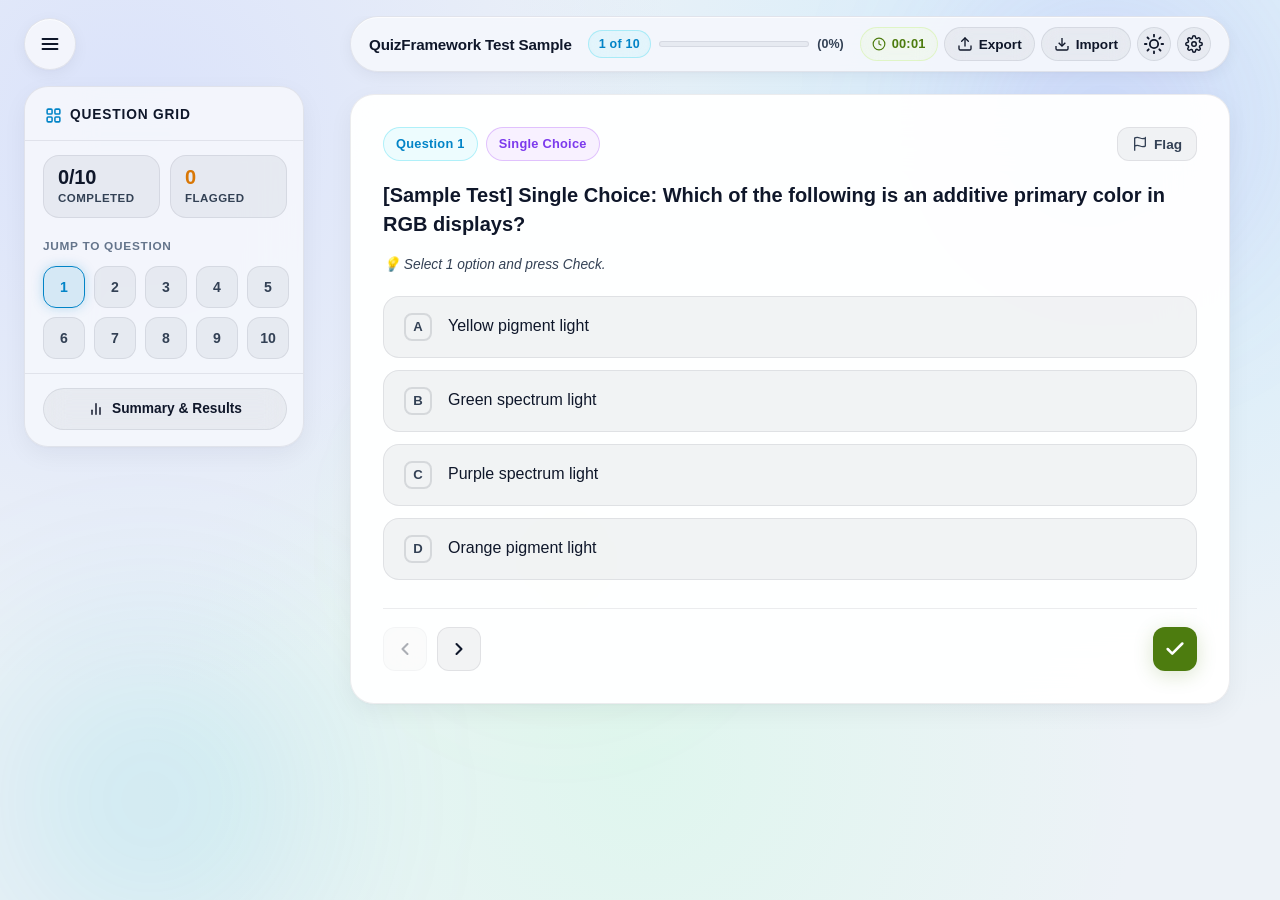
<file: index.html>
<!DOCTYPE html>
<html lang="en">
<head>
  <meta charset="UTF-8">
  <meta name="viewport" content="width=device-width, initial-scale=1.0">
  <title>QuizFramework - Interactive AI-Ready Quiz Webpage</title>
  
  <!-- MANDATORY: Declare support for both light and dark themes (modern-web-guidance) -->
  <meta name="color-scheme" content="light dark">
  
  <!-- Inline FOUC prevention script -->
  <script>
    try {
      const savedScheme = localStorage.getItem("color-scheme");
      if (savedScheme) {
        document.querySelector('meta[name="color-scheme"]').content = savedScheme;
        document.documentElement.setAttribute("data-theme", savedScheme);
      }
    } catch (e) {}
  </script>

  <!-- Google Fonts: Inter & Outfit -->
  <link rel="preconnect" href="https://fonts.googleapis.com">
  <link rel="preconnect" href="https://fonts.gstatic.com" crossorigin>
  <link href="https://fonts.googleapis.com/css2?family=Outfit:wght@400;500;600;700;800;900&family=Plus+Jakarta+Sans:wght@400;500;600;700;800&display=swap" rel="stylesheet">

  <!-- KaTeX Math Typesetting -->
  <link rel="stylesheet" href="lib/katex/katex.min.css">

  <!-- Core Stylesheets -->
  <link rel="stylesheet" href="css/style.css">
</head>
<body>

  <!-- Ambient glowing backdrop orbs -->
  <div class="ambient-glow" aria-hidden="true">
    <div class="glow-orb glow-orb-1"></div>
    <div class="glow-orb glow-orb-2"></div>
    <div class="glow-orb glow-orb-3"></div>
  </div>

  <div class="app-layout">
    
    <!-- Left Column: Standalone Collapse Button + Sidebar Directly Below -->
    <div class="sidebar-column" id="sidebarColumn">
      <div class="sidebar-top-bar">
        <button type="button" class="btn-glass standalone-collapse-btn" id="sidebarToggleBtn" aria-label="Toggle Navigation Sidebar" title="Toggle Sidebar">
          <svg width="20" height="20" viewBox="0 0 24 24" fill="none" stroke="currentColor" stroke-width="2.2" stroke-linecap="round" stroke-linejoin="round">
            <line x1="3" y1="12" x2="21" y2="12"></line>
            <line x1="3" y1="6" x2="21" y2="6"></line>
            <line x1="3" y1="18" x2="21" y2="18"></line>
          </svg>
        </button>
      </div>

      <!-- Expandable / Collapsible Sidebar Below Button -->
      <aside class="sidebar" id="appSidebar" aria-label="Question Navigation Sidebar">
        <div class="sidebar-header">
          <div style="display: flex; align-items: center; gap: 8px;">
            <svg width="17" height="17" viewBox="0 0 24 24" fill="none" stroke="currentColor" stroke-width="2.2" stroke-linecap="round" stroke-linejoin="round" style="color: var(--neon-cyan);">
              <rect x="3" y="3" width="7" height="7" rx="1.5"></rect>
              <rect x="14" y="3" width="7" height="7" rx="1.5"></rect>
              <rect x="14" y="14" width="7" height="7" rx="1.5"></rect>
              <rect x="3" y="14" width="7" height="7" rx="1.5"></rect>
            </svg>
            <span class="sidebar-title">Question Grid</span>
          </div>
        </div>

        <!-- Real-time Stats Cards (Completed & Flagged) -->
        <div class="sidebar-metrics-panel">
          <div class="metric-pill">
            <span class="metric-val" id="sidebarDoneVal">0/10</span>
            <span class="metric-name">Completed</span>
          </div>
          <div class="metric-pill">
            <span class="metric-val" id="sidebarFlagVal" style="color: var(--neon-amber);">0</span>
            <span class="metric-name">Flagged</span>
          </div>
        </div>

        <!-- Numbered Question Selector Grid -->
        <div class="sidebar-questions-section">
          <div class="question-grid-title">
            <span>Jump to Question</span>
          </div>
          <div class="question-grid" id="sidebarQuestionGrid">
            <!-- Dynamically populated by quiz-engine.js -->
          </div>
        </div>

        <!-- Sidebar Bottom Finish Button -->
        <div class="sidebar-footer">
          <button type="button" class="btn-glass sidebar-summary-btn" onclick="window.quizApp.showSummary()">
            <svg width="16" height="16" viewBox="0 0 24 24" fill="none" stroke="currentColor" stroke-width="2.2" stroke-linecap="round" stroke-linejoin="round">
              <line x1="18" y1="20" x2="18" y2="10"></line>
              <line x1="12" y1="20" x2="12" y2="4"></line>
              <line x1="6" y1="20" x2="6" y2="14"></line>
            </svg>
            <span>Summary & Results</span>
          </button>
        </div>
      </aside>
    </div>

    <!-- Right Column: Main Stage with Floating Topbar Capsule + Content Area -->
    <div class="main-stage">
      <header class="topbar">
        <div class="brand-section">
          <div class="brand-title">
            <h1 id="quizTitle">QuizFramework</h1>
          </div>
        </div>

        <!-- Center Progress Track -->
        <div class="topbar-progress-box">
          <span class="glass-tag tag-cyan" id="qCountBadge">1 of 10</span>
          <div class="progress-track" aria-label="Quiz completion progress">
            <div class="progress-fill" id="progressFill"></div>
          </div>
          <span class="progress-label" id="progressLabel">0 / 10 Answered</span>
        </div>

        <!-- Right Actions Bar -->
        <div class="topbar-actions">
          <!-- Live Timer Badge -->
          <div class="glass-tag tag-lime" title="Elapsed Time">
            <svg width="14" height="14" viewBox="0 0 24 24" fill="none" stroke="currentColor" stroke-width="2">
              <circle cx="12" cy="12" r="10"></circle>
              <polyline points="12 6 12 12 16 14"></polyline>
            </svg>
            <span id="timerDisplay">00:00</span>
          </div>

          <!-- Export Quiz Button -->
          <button type="button" class="btn-glass" id="topExportBtn" title="Export Quiz Progress for Review">
            <svg width="16" height="16" viewBox="0 0 24 24" fill="none" stroke="currentColor" stroke-width="2" stroke-linecap="round" stroke-linejoin="round">
              <path d="M21 15v4a2 2 0 0 1-2 2H5a2 2 0 0 1-2-2v-4"></path>
              <polyline points="17 8 12 3 7 8"></polyline>
              <line x1="12" y1="3" x2="12" y2="15"></line>
            </svg>
            <span style="font-size: 0.85rem;">Export</span>
          </button>

          <!-- Import / Paste AI Quiz Button -->
          <button type="button" class="btn-glass" id="topImportBtn" title="Import JSON Quiz generated by AI">
            <svg width="16" height="16" viewBox="0 0 24 24" fill="none" stroke="currentColor" stroke-width="2">
              <path d="M21 15v4a2 2 0 0 1-2 2H5a2 2 0 0 1-2-2v-4"></path>
              <polyline points="7 10 12 15 17 10"></polyline>
              <line x1="12" y1="15" x2="12" y2="3"></line>
            </svg>
            <span style="font-size: 0.85rem;">Import</span>
          </button>

          <!-- Dark / Light Mode Toggle Button (Icon Only) -->
          <button type="button" class="btn-glass icon-btn-round" id="themeToggleBtn" aria-label="Toggle Color Theme" title="Toggle Dark/Light Mode">
            <svg width="19" height="19" viewBox="0 0 24 24" fill="currentColor">
              <path d="M21 12.79A9 9 0 1 1 11.21 3 7 7 0 0 0 21 12.79z"></path>
            </svg>
          </button>

          <!-- Settings Button (Top Right) -->
          <button type="button" class="btn-glass icon-btn-round" id="settingsToggleBtn" aria-label="Open Settings" title="Settings">
            <svg width="18" height="18" viewBox="0 0 24 24" fill="none" stroke="currentColor" stroke-width="2" stroke-linecap="round" stroke-linejoin="round">
              <circle cx="12" cy="12" r="3"></circle>
              <path d="M19.4 15a1.65 1.65 0 0 0 .33 1.82l.06.06a2 2 0 0 1 0 2.83 2 2 0 0 1-2.83 0l-.06-.06a1.65 1.65 0 0 0-1.82-.33 1.65 1.65 0 0 0-1 1.51V21a2 2 0 0 1-2 2 2 2 0 0 1-2-2v-.09A1.65 1.65 0 0 0 9 19.4a1.65 1.65 0 0 0-1.82.33l-.06.06a2 2 0 0 1-2.83 0 2 2 0 0 1 0-2.83l.06-.06a1.65 1.65 0 0 0 .33-1.82 1.65 1.65 0 0 0-1.51-1H3a2 2 0 0 1-2-2 2 2 0 0 1 2-2h.09A1.65 1.65 0 0 0 4.6 9a1.65 1.65 0 0 0-.33-1.82l-.06-.06a2 2 0 0 1 0-2.83 2 2 0 0 1 2.83 0l.06.06a1.65 1.65 0 0 0 1.82.33H9a1.65 1.65 0 0 0 1-1.51V3a2 2 0 0 1 2-2 2 2 0 0 1 2 2v.09a1.65 1.65 0 0 0 1 1.51 1.65 1.65 0 0 0 1.82-.33l.06-.06a2 2 0 0 1 2.83 0 2 2 0 0 1 0 2.83l-.06.06a1.65 1.65 0 0 0-.33 1.82V9a1.65 1.65 0 0 0 1.51 1H21a2 2 0 0 1 2 2 2 2 0 0 1-2 2h-.09a1.65 1.65 0 0 0-1.51 1z"></path>
            </svg>
          </button>
        </div>
      </header>

      <!-- Main Question & Results Viewport -->
      <main class="main-content" id="workspaceArea">
        <!-- Dynamically rendered by quiz-engine.js -->
      </main>
    </div>

  </div>

  <!-- Modal for Importing AI Quiz (.json / .js) -->
  <div class="modal-overlay" id="importModal" role="dialog" aria-modal="true" aria-labelledby="modalTitle">
    <div class="modal-card glass-panel-elevated">
      <div class="modal-header">
        <h3 id="modalTitle">📥 Import Custom AI Quiz</h3>
        <button type="button" class="btn-glass" id="closeModalBtn" aria-label="Close Modal">✕</button>
      </div>
      <div class="modal-body">
        <div style="display: flex; justify-content: space-between; align-items: center; gap: 12px; margin-bottom: 12px; flex-wrap: wrap;">
          <p style="font-size: 0.9rem; color: var(--text-secondary); margin: 0;">
            Upload your AI-generated quiz file or paste JSON/JS code below:
          </p>
          <label class="btn-glass" style="cursor: pointer; display: inline-flex; align-items: center; gap: 6px; font-size: 0.82rem; padding: 6px 14px; border-radius: 999px;">
            📁 Upload .json / .js File
            <input type="file" id="quizFileInput" accept=".json,.js" style="display: none;">
          </label>
        </div>
        <textarea id="jsonInputArea" class="json-input-area" placeholder='[
  {
    "id": 1,
    "type": "single",
    "question": "What is 2 + 2?",
    "options": ["3", "4", "5"],
    "correct": 1,
    "explanation": "2 + 2 equals 4."
  }
]'></textarea>
        <div style="display: flex; justify-content: space-between; align-items: center; gap: 10px; flex-wrap: wrap;">
          <span style="font-size: 0.78rem; color: var(--text-muted);">
            Tip: Press <strong>Enter</strong> or <strong>Space</strong> to load. See <strong>instruction.md</strong> for the schema.
          </span>
          <div style="display: flex; gap: 10px; align-items: center; margin-left: auto;">
            <button type="button" class="btn-glass" id="downloadInstructionBtn" title="Download instruction.md prompt template for AI models">
              <svg width="15" height="15" viewBox="0 0 24 24" fill="none" stroke="currentColor" stroke-width="2" stroke-linecap="round" stroke-linejoin="round">
                <path d="M21 15v4a2 2 0 0 1-2 2H5a2 2 0 0 1-2-2v-4"></path>
                <polyline points="7 10 12 15 17 10"></polyline>
                <line x1="12" y1="15" x2="12" y2="3"></line>
              </svg>
              <span>Download instruction.md</span>
            </button>
            <button type="button" class="btn-neon-lime" id="submitImportBtn" title="Load & Start Quiz (Press Enter or Space)">
              <span>Load & Start Quiz</span>
              <span class="keybind-pill" style="font-size: 0.72rem; padding: 2px 7px; background: rgba(0, 0, 0, 0.25); border-radius: 6px; margin-left: 6px; font-weight: 700; letter-spacing: 0.5px;">↵ Enter / Space</span>
            </button>
          </div>
        </div>
      </div>
    </div>
  </div>

  <!-- Modal for Settings -->
  <div class="modal-overlay" id="settingsModal" role="dialog" aria-modal="true" aria-labelledby="settingsModalTitle">
    <div class="modal-card glass-panel-elevated" style="max-width: 520px;">
      <div class="modal-header">
        <h3 id="settingsModalTitle">Settings</h3>
        <button type="button" class="btn-glass" id="closeSettingsModalBtn" aria-label="Close Settings">✕</button>
      </div>
      <div class="modal-body" style="display: flex; flex-direction: column; gap: 14px;">
        
        <!-- Setting 1: Question Type & Hints -->
        <div class="settings-item-card">
          <div class="settings-item-info">
            <div class="settings-item-title">Show Question Type & Hints</div>
            <div class="settings-item-desc">Show question format tags and answer count hints.</div>
          </div>
          <label class="switch-control" title="Toggle Question Type Badges & Hints">
            <input type="checkbox" id="settingShowType" checked>
            <span class="switch-slider"></span>
          </label>
        </div>

        <!-- Setting 2: Instant Answer Checking -->
        <div class="settings-item-card">
          <div class="settings-item-info">
            <div class="settings-item-title">Instant Answer Checking</div>
            <div class="settings-item-desc">Check correctness immediately upon selecting an answer.</div>
          </div>
          <label class="switch-control" title="Toggle Instant Answer Checking">
            <input type="checkbox" id="settingInstantCheck">
            <span class="switch-slider"></span>
          </label>
        </div>

        <!-- Setting 3: Zen Mode -->
        <div class="settings-item-card zen-card-highlight">
          <div class="settings-item-info">
            <div class="settings-item-title">Zen Mode</div>
            <div class="settings-item-desc">Hide sidebars and navigation controls for distraction-free focus.</div>
          </div>
          <label class="switch-control" title="Toggle Zen Mode">
            <input type="checkbox" id="settingZenMode">
            <span class="switch-slider"></span>
          </label>
        </div>

        <!-- Setting 4: Time Pressure -->
        <div class="settings-item-card time-pressure-card">
          <div class="settings-item-info" style="flex: 1;">
            <div style="display: flex; align-items: center; gap: 8px;">
              <div class="settings-item-title">Time Pressure</div>
              <span class="glass-tag tag-rose" style="font-size: 0.7rem; padding: 2px 6px;">Challenge</span>
            </div>
            <div class="settings-item-desc">Fixed countdown per question. Unanswered questions fail when time expires.</div>

            <div id="timePressureConfigBox" class="time-pressure-config-box" style="margin-top: 10px; display: none;">
              <div style="display: flex; align-items: center; gap: 10px; flex-wrap: wrap;">
                <label for="settingTimePressureSeconds" style="font-size: 0.82rem; font-weight: 600; color: var(--text-primary);">
                  Seconds per question:
                </label>
                <div style="display: flex; align-items: center; gap: 6px;">
                  <input 
                    type="number" 
                    id="settingTimePressureSeconds" 
                    min="1" 
                    step="1" 
                    value="20"
                    style="width: 72px; padding: 5px 8px; border-radius: 8px; border: 1px solid var(--glass-border-subtle); background: var(--glass-bg-pill); color: var(--text-primary); font-weight: 700; text-align: center; font-size: 0.88rem;"
                  >
                  <span style="font-size: 0.82rem; color: var(--text-secondary);">sec</span>
                  <button type="button" class="btn-glass" id="resetTimePressureBtn" title="Reset to default time limit" aria-label="Reset to default time limit" style="padding: 6px 8px; min-width: 32px; height: 32px; border-radius: 8px; display: inline-flex; align-items: center; justify-content: center;">
                    <svg width="15" height="15" viewBox="0 0 24 24" fill="none" stroke="currentColor" stroke-width="2.2" stroke-linecap="round" stroke-linejoin="round">
                      <polyline points="1 4 1 10 7 10"></polyline>
                      <path d="M3.51 15a9 9 0 1 0 2.13-9.36L1 10"></path>
                    </svg>
                  </button>
                </div>
              </div>
              <div id="timePressureFeedback" style="margin-top: 6px; font-size: 0.78rem; line-height: 1.4;">
                <!-- Dynamic feedback -->
              </div>
            </div>
          </div>
          <label class="switch-control" title="Toggle Time Pressure">
            <input type="checkbox" id="settingTimePressure">
            <span class="switch-slider"></span>
          </label>
        </div>

      </div>

      <div class="modal-footer" style="display: flex; justify-content: flex-end; align-items: center; gap: 10px; margin-top: 18px; padding-top: 14px; border-top: 1px solid var(--glass-border-subtle);">
        <button type="button" class="btn-glass" id="cancelSettingsBtn" style="padding: 8px 16px;">Cancel</button>
        <button type="button" class="btn-neon-lime" id="applySettingsBtn" style="padding: 8px 22px; font-weight: 700;">Apply</button>
      </div>
    </div>
  </div>

  <!-- Resume Pause Overlay for Time Pressure Mode -->
  <div class="pause-overlay" id="pauseResumeOverlay" style="display: none;" aria-label="Quiz Paused - Click to continue">
    <div class="pause-card glass-panel-elevated">
      <div class="pause-icon-pulse">
        <svg width="30" height="30" viewBox="0 0 24 24" fill="currentColor" stroke="none">
          <polygon points="6 4 20 12 6 20 6 4"></polygon>
        </svg>
      </div>
      <div class="pause-title" id="pauseTitle">Click to Continue</div>
      <div class="pause-subtitle" id="pauseSubtitle">Timer will resume counting down</div>
    </div>
  </div>

  <!-- KaTeX Math Libraries -->
  <script src="lib/katex/katex.min.js"></script>
  <script src="lib/katex/contrib/auto-render.min.js"></script>

  <!-- Scripts -->
  <script src="js/theme.js"></script>
  <script src="js/quiz-data.js"></script>
  <script src="js/quiz-engine.js"></script>
</body>
</html>
</file>
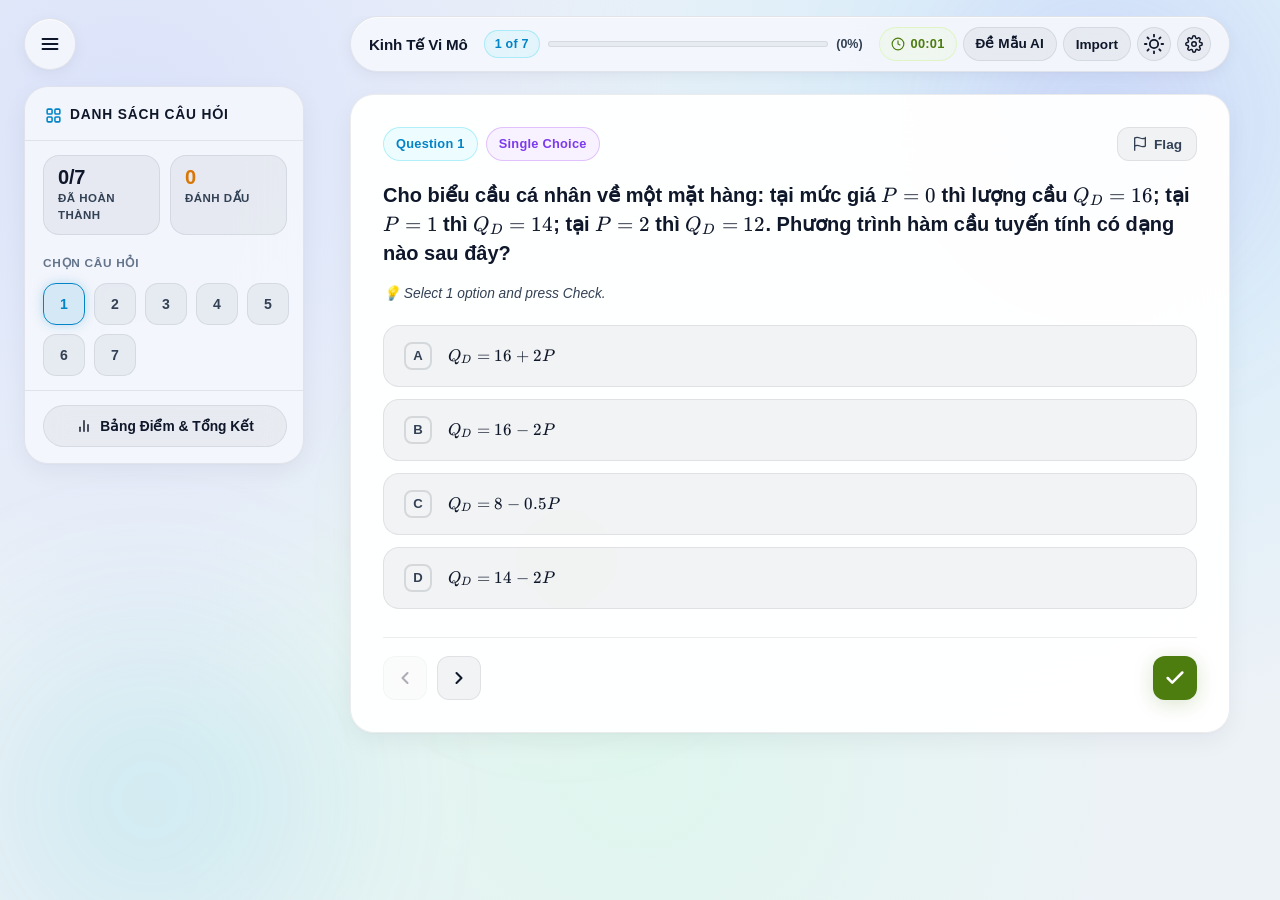
<file: sample-economics.html>
<!DOCTYPE html>
<html lang="vi">
<head>
  <meta charset="UTF-8">
  <meta name="viewport" content="width=device-width, initial-scale=1.0">
  <title>QuizFramework</title>
  
  <meta name="color-scheme" content="light dark">
  <script>
    try {
      const savedScheme = localStorage.getItem("color-scheme");
      if (savedScheme) {
        document.querySelector('meta[name="color-scheme"]').content = savedScheme;
        document.documentElement.setAttribute("data-theme", savedScheme);
      }
    } catch (e) {}
  </script>

  <link rel="preconnect" href="https://fonts.googleapis.com">
  <link rel="preconnect" href="https://fonts.gstatic.com" crossorigin>
  <link href="https://fonts.googleapis.com/css2?family=Outfit:wght@400;500;600;700;800;900&family=Plus+Jakarta+Sans:wght@400;500;600;700;800&display=swap" rel="stylesheet">

  <!-- KaTeX Math Typesetting -->
  <link rel="stylesheet" href="lib/katex/katex.min.css">

  <link rel="stylesheet" href="css/style.css">
</head>
<body>

  <div class="ambient-glow" aria-hidden="true">
    <div class="glow-orb glow-orb-1"></div>
    <div class="glow-orb glow-orb-2"></div>
    <div class="glow-orb glow-orb-3"></div>
  </div>

  <div class="app-layout">
    
    <!-- Left Column: Standalone Collapse Button + Sidebar Directly Below -->
    <div class="sidebar-column" id="sidebarColumn">
      <div class="sidebar-top-bar">
        <button type="button" class="btn-glass standalone-collapse-btn" id="sidebarToggleBtn" aria-label="Toggle Navigation Sidebar" title="Bật/Tắt Menu Câu Hỏi">
          <svg width="20" height="20" viewBox="0 0 24 24" fill="none" stroke="currentColor" stroke-width="2.2" stroke-linecap="round" stroke-linejoin="round">
            <line x1="3" y1="12" x2="21" y2="12"></line>
            <line x1="3" y1="6" x2="21" y2="6"></line>
            <line x1="3" y1="18" x2="21" y2="18"></line>
          </svg>
        </button>
      </div>

            <!-- Expandable / Collapsible Sidebar Below Button -->
      <aside class="sidebar" id="appSidebar" aria-label="Bảng điều hướng câu hỏi">
        <div class="sidebar-header">
          <div style="display: flex; align-items: center; gap: 8px;">
            <svg width="17" height="17" viewBox="0 0 24 24" fill="none" stroke="currentColor" stroke-width="2.2" stroke-linecap="round" stroke-linejoin="round" style="color: var(--neon-cyan);">
              <rect x="3" y="3" width="7" height="7" rx="1.5"></rect>
              <rect x="14" y="3" width="7" height="7" rx="1.5"></rect>
              <rect x="14" y="14" width="7" height="7" rx="1.5"></rect>
              <rect x="3" y="14" width="7" height="7" rx="1.5"></rect>
            </svg>
            <span class="sidebar-title">Danh sách câu hỏi</span>
          </div>
        </div>

        <div class="sidebar-metrics-panel">
          <div class="metric-pill">
            <span class="metric-val" id="sidebarDoneVal">0/6</span>
            <span class="metric-name">Đã hoàn thành</span>
          </div>
          <div class="metric-pill">
            <span class="metric-val" id="sidebarFlagVal" style="color: var(--neon-amber);">0</span>
            <span class="metric-name">Đánh dấu</span>
          </div>
        </div>

        <div class="sidebar-questions-section">
          <div class="question-grid-title">
            <span>Chọn câu hỏi</span>
          </div>
          <div class="question-grid" id="sidebarQuestionGrid"></div>
        </div>

        <div class="sidebar-footer">
          <button type="button" class="btn-glass sidebar-summary-btn" onclick="window.quizApp.showSummary()">
            <svg width="16" height="16" viewBox="0 0 24 24" fill="none" stroke="currentColor" stroke-width="2.2" stroke-linecap="round" stroke-linejoin="round">
              <line x1="18" y1="20" x2="18" y2="10"></line>
              <line x1="12" y1="20" x2="12" y2="4"></line>
              <line x1="6" y1="20" x2="6" y2="14"></line>
            </svg>
            <span>Bảng Điểm & Tổng Kết</span>
          </button>
        </div>
      </aside>
    </div>

    <!-- Right Column: Main Stage with Floating Topbar Capsule + Content Area -->
    <div class="main-stage">
      <header class="topbar">
        <div class="brand-section">
          <div class="brand-title">
            <h1 id="quizTitle">Demo</h1>
          </div>
        </div>

        <div class="topbar-progress-box">
          <span class="glass-tag tag-cyan" id="qCountBadge">1 of 6</span>
          <div class="progress-track" aria-label="Tiến độ làm bài">
            <div class="progress-fill" id="progressFill"></div>
          </div>
          <span class="progress-label" id="progressLabel">0 / 6 Đã làm</span>
        </div>

        <div class="topbar-actions">
          <div class="glass-tag tag-lime" title="Thời gian làm bài">
            <svg width="14" height="14" viewBox="0 0 24 24" fill="none" stroke="currentColor" stroke-width="2">
              <circle cx="12" cy="12" r="10"></circle>
              <polyline points="12 6 12 12 16 14"></polyline>
            </svg>
            <span id="timerDisplay">00:00</span>
          </div>

          <a href="index.html" class="btn-glass" style="text-decoration: none;" title="Chuyển sang Đề mẫu AI Mastery">
            <span style="font-size: 0.85rem;">Đề Mẫu AI</span>
          </a>

          <button type="button" class="btn-glass" id="topImportBtn" title="Nhập đề thi JSON mới">
            <span style="font-size: 0.85rem;">Import</span>
          </button>

          <button type="button" class="btn-glass icon-btn-round" id="themeToggleBtn" aria-label="Đổi giao diện Sáng/Tối" title="Chuyển Giao Diện Sáng/Tối">
            <svg width="19" height="19" viewBox="0 0 24 24" fill="currentColor">
              <path d="M21 12.79A9 9 0 1 1 11.21 3 7 7 0 0 0 21 12.79z"></path>
            </svg>
          </button>

          <button type="button" class="btn-glass icon-btn-round" id="settingsToggleBtn" aria-label="Cài đặt" title="Cài đặt & Giao diện">
            <svg width="18" height="18" viewBox="0 0 24 24" fill="none" stroke="currentColor" stroke-width="2" stroke-linecap="round" stroke-linejoin="round">
              <circle cx="12" cy="12" r="3"></circle>
              <path d="M19.4 15a1.65 1.65 0 0 0 .33 1.82l.06.06a2 2 0 0 1 0 2.83 2 2 0 0 1-2.83 0l-.06-.06a1.65 1.65 0 0 0-1.82-.33 1.65 1.65 0 0 0-1 1.51V21a2 2 0 0 1-2 2 2 2 0 0 1-2-2v-.09A1.65 1.65 0 0 0 9 19.4a1.65 1.65 0 0 0-1.82.33l-.06.06a2 2 0 0 1-2.83 0 2 2 0 0 1 0-2.83l.06-.06a1.65 1.65 0 0 0 .33-1.82 1.65 1.65 0 0 0-1.51-1H3a2 2 0 0 1-2-2 2 2 0 0 1 2-2h.09A1.65 1.65 0 0 0 4.6 9a1.65 1.65 0 0 0-.33-1.82l-.06-.06a2 2 0 0 1 0-2.83 2 2 0 0 1 2.83 0l.06.06a1.65 1.65 0 0 0 1.82.33H9a1.65 1.65 0 0 0 1-1.51V3a2 2 0 0 1 2-2 2 2 0 0 1 2 2v.09a1.65 1.65 0 0 0 1 1.51 1.65 1.65 0 0 0 1.82-.33l.06-.06a2 2 0 0 1 2.83 0 2 2 0 0 1 0 2.83l-.06.06a1.65 1.65 0 0 0-.33 1.82V9a1.65 1.65 0 0 0 1.51 1H21a2 2 0 0 1 2 2 2 2 0 0 1-2 2h-.09a1.65 1.65 0 0 0-1.51 1z"></path>
            </svg>
          </button>
        </div>
      </header>

      <main class="main-content" id="workspaceArea"></main>
    </div>

  </div>

  <div class="modal-overlay" id="importModal" role="dialog" aria-modal="true" aria-labelledby="modalTitle">
    <div class="modal-card glass-panel-elevated">
      <div class="modal-header">
        <h3 id="modalTitle">📥 Nhập Đề Thi Mới (.json / .js)</h3>
        <button type="button" class="btn-glass" id="closeModalBtn" aria-label="Đóng">✕</button>
      </div>
      <div class="modal-body">
        <div style="display: flex; justify-content: space-between; align-items: center; gap: 12px; margin-bottom: 12px; flex-wrap: wrap;">
          <p style="font-size: 0.9rem; color: var(--text-secondary); margin: 0;">
            Tải tệp đề thi hoặc dán nội dung JSON/JS được tạo bởi mô hình AI vào đây:
          </p>
          <label class="btn-glass" style="cursor: pointer; display: inline-flex; align-items: center; gap: 6px; font-size: 0.82rem; padding: 6px 14px; border-radius: 999px;">
            📁 Chọn Tệp .json / .js
            <input type="file" id="quizFileInput" accept=".json,.js" style="display: none;">
          </label>
        </div>
        <textarea id="jsonInputArea" class="json-input-area" placeholder='[
  {
    "id": 1,
    "type": "single",
    "question": "Câu hỏi mẫu?",
    "options": ["A", "B", "C"],
    "correct": 0,
    "explanation": "Giải thích chi tiết."
  }
]'></textarea>
        <div style="display: flex; justify-content: space-between; align-items: center; gap: 10px; flex-wrap: wrap;">
          <span style="font-size: 0.78rem; color: var(--text-muted);">
            Mẹo: Nhấn <strong>Enter</strong> hoặc <strong>Phím cách</strong> để nạp đề. Xem <strong>instruction.md</strong> để biết cấu trúc.
          </span>
          <button type="button" class="btn-neon-lime" id="submitImportBtn" title="Nạp Đề & Bắt Đầu (Nhấn Enter hoặc Space)">
            <span>Nạp Đề & Bắt Đầu</span>
            <span class="keybind-pill" style="font-size: 0.72rem; padding: 2px 7px; background: rgba(0, 0, 0, 0.25); border-radius: 6px; margin-left: 6px; font-weight: 700; letter-spacing: 0.5px;">↵ Enter / Space</span>
          </button>
        </div>
      </div>
    </div>
  </div>

  <!-- Modal for Settings -->
  <div class="modal-overlay" id="settingsModal" role="dialog" aria-modal="true" aria-labelledby="settingsModalTitle">
    <div class="modal-card glass-panel-elevated" style="max-width: 520px;">
      <div class="modal-header">
        <h3 id="settingsModalTitle">Cài Đặt & Tuỳ Chọn</h3>
        <button type="button" class="btn-glass" id="closeSettingsModalBtn" aria-label="Đóng">✕</button>
      </div>
      <div class="modal-body" style="display: flex; flex-direction: column; gap: 14px;">
        
        <!-- Setting 1: Theme Switcher -->
        <div class="settings-item-card">
          <div class="settings-item-info">
            <div class="settings-item-title">Giao Diện Sáng / Tối</div>
            <div class="settings-item-desc">Chuyển đổi giữa chế độ Neon Tối và Pha Lê Sáng.</div>
          </div>
          <button type="button" class="btn-glass" id="settingsThemeBtn" style="padding: 8px 14px; font-size: 0.85rem;">
            <span>Chuyển Giao Diện</span>
          </button>
        </div>

        <!-- Setting 2: Question Type & Hints -->
        <div class="settings-item-card">
          <div class="settings-item-info">
            <div class="settings-item-title">Hiện Loại Câu Hỏi & Gợi Ý</div>
            <div class="settings-item-desc">
              Hiển thị nhãn định dạng câu hỏi và gợi ý số lượng đáp án cần chọn.
            </div>
          </div>
          <label class="switch-control" title="Bật/Tắt Nhãn Định Dạng & Gợi Ý">
            <input type="checkbox" id="settingShowType" checked>
            <span class="switch-slider"></span>
          </label>
        </div>

        <!-- Setting 3: Instant Answer Checking -->
        <div class="settings-item-card">
          <div class="settings-item-info">
            <div class="settings-item-title">Kiểm Tra Đáp Án Tức Thì</div>
            <div class="settings-item-desc">
              Tự động kiểm tra ngay khi chọn đáp án (ẩn nút kiểm tra).
            </div>
          </div>
          <label class="switch-control" title="Bật/Tắt Kiểm Tra Tức Thì">
            <input type="checkbox" id="settingInstantCheck">
            <span class="switch-slider"></span>
          </label>
        </div>

        <!-- Setting 4: Zen Mode -->
        <div class="settings-item-card zen-card-highlight">
          <div class="settings-item-info">
            <div class="settings-item-title">Chế Độ Tập Trung (Zen Mode)</div>
            <div class="settings-item-desc">
              Ẩn thanh bên, thanh tiến độ và các nút không cần thiết để tập trung ôn tập.
            </div>
          </div>
          <label class="switch-control" title="Bật/Tắt Chế Độ Tập Trung">
            <input type="checkbox" id="settingZenMode">
            <span class="switch-slider"></span>
          </label>
        </div>

        <!-- Setting 5: Time Pressure -->
        <div class="settings-item-card time-pressure-card">
          <div class="settings-item-info" style="flex: 1;">
            <div style="display: flex; align-items: center; gap: 8px;">
              <div class="settings-item-title">Áp Lực Thời Gian (Time Pressure)</div>
              <span class="glass-tag tag-rose" style="font-size: 0.7rem; padding: 2px 6px;">Thử thách</span>
            </div>
            <div class="settings-item-desc">
              Giới hạn thời gian cố định cho mỗi câu hỏi. Hết giờ nếu chưa chọn đúng sẽ tự động tính sai. Bật hoặc tắt sẽ đặt lại bài thi từ đầu.
            </div>

            <div id="timePressureConfigBox" class="time-pressure-config-box" style="margin-top: 10px; display: none;">
              <div style="display: flex; align-items: center; gap: 10px; flex-wrap: wrap;">
                <label for="settingTimePressureSeconds" style="font-size: 0.82rem; font-weight: 600; color: var(--text-primary);">
                  Số giây mỗi câu:
                </label>
                <div style="display: flex; align-items: center; gap: 6px;">
                  <input 
                    type="number" 
                    id="settingTimePressureSeconds" 
                    min="1" 
                    step="1" 
                    value="20"
                    style="width: 72px; padding: 5px 8px; border-radius: 8px; border: 1px solid var(--glass-border-subtle); background: var(--glass-bg-pill); color: var(--text-primary); font-weight: 700; text-align: center; font-size: 0.88rem;"
                  >
                  <span style="font-size: 0.82rem; color: var(--text-secondary);">giây</span>
                  <button type="button" class="btn-glass" id="resetTimePressureBtn" title="Đặt lại về thời gian mặc định" aria-label="Đặt lại về thời gian mặc định" style="padding: 6px 8px; min-width: 32px; height: 32px; border-radius: 8px; display: inline-flex; align-items: center; justify-content: center;">
                    <svg width="15" height="15" viewBox="0 0 24 24" fill="none" stroke="currentColor" stroke-width="2.2" stroke-linecap="round" stroke-linejoin="round">
                      <polyline points="1 4 1 10 7 10"></polyline>
                      <path d="M3.51 15a9 9 0 1 0 2.13-9.36L1 10"></path>
                    </svg>
                  </button>
                </div>
              </div>
              <div id="timePressureFeedback" style="margin-top: 6px; font-size: 0.78rem; line-height: 1.4;"></div>
            </div>
          </div>
          <label class="switch-control" title="Bật/Tắt Áp Lực Thời Gian">
            <input type="checkbox" id="settingTimePressure">
            <span class="switch-slider"></span>
          </label>
        </div>

      </div>

      <div class="modal-footer" style="display: flex; justify-content: flex-end; align-items: center; gap: 10px; margin-top: 18px; padding-top: 14px; border-top: 1px solid var(--glass-border-subtle);">
        <button type="button" class="btn-glass" id="cancelSettingsBtn" style="padding: 8px 16px;">Huỷ</button>
        <button type="button" class="btn-neon-lime" id="applySettingsBtn" style="padding: 8px 22px; font-weight: 700;">Áp dụng</button>
      </div>
    </div>
  </div>

  <!-- Resume Pause Overlay for Time Pressure Mode -->
  <div class="pause-overlay" id="pauseResumeOverlay" style="display: none;" aria-label="Đang tạm dừng - Nhấp để tiếp tục">
    <div class="pause-card glass-panel-elevated">
      <div class="pause-icon-pulse">
        <svg width="30" height="30" viewBox="0 0 24 24" fill="currentColor" stroke="none">
          <polygon points="6 4 20 12 6 20 6 4"></polygon>
        </svg>
      </div>
      <div class="pause-title" id="pauseTitle">Nhấp để Tiếp Tục</div>
      <div class="pause-subtitle" id="pauseSubtitle">Đồng hồ sẽ tiếp tục đếm ngược</div>
    </div>
  </div>

  <!-- KaTeX Math Libraries -->
  <script src="lib/katex/katex.min.js"></script>
  <script src="lib/katex/contrib/auto-render.min.js"></script>

  <script src="js/theme.js"></script>
  <!-- Load Economics dataset for this demo page -->
  <script src="js/sample-economics-data.js"></script>
  <script src="js/quiz-engine.js"></script>
</body>
</html>
</file>
<file: css/style.css>
/**
 * QuizFramework Core Stylesheet
 * Responsive, Glassmorphic, Accessible UI
 */

@import url('glassmorphism.css');

/* Root Tokens with light-dark() support */
:root {
  /* Color-scheme declarations compliant with modern standards */
  color-scheme: light dark;

  /* Font Families */
  --font-sans: -apple-system, BlinkMacSystemFont, "Segoe UI", Roboto, "Helvetica Neue", Arial, sans-serif;
  --font-mono: ui-monospace, SFMono-Regular, Menlo, Monaco, Consolas, "Liberation Mono", "Courier New", monospace;

  /* Semantic Typography Colors */
  --text-primary-dark: #f8fafc;
  --text-primary-light: #0f172a;
  --text-secondary-dark: #94a3b8;
  --text-secondary-light: #64748b;
  --text-muted-dark: #64748b;
  --text-muted-light: #94a3b8;

  --text-primary: light-dark(var(--text-primary-light), var(--text-primary-dark));
  --text-secondary: light-dark(var(--text-secondary-light), var(--text-secondary-dark));
  --text-muted: light-dark(var(--text-muted-light), var(--text-muted-dark));

  /* Canvas and Body Gradients */
  --bg-gradient-dark: radial-gradient(circle at 15% 15%, rgba(139, 92, 246, 0.15) 0%, transparent 40%),
                      radial-gradient(circle at 85% 20%, rgba(6, 182, 212, 0.18) 0%, transparent 45%),
                      radial-gradient(circle at 50% 80%, rgba(16, 185, 129, 0.12) 0%, transparent 50%),
                      #0a0b10;

  --bg-gradient-light: radial-gradient(circle at 10% 15%, rgba(199, 210, 254, 0.5) 0%, transparent 40%),
                       radial-gradient(circle at 85% 15%, rgba(186, 230, 253, 0.55) 0%, transparent 45%),
                       radial-gradient(circle at 50% 85%, rgba(209, 250, 229, 0.5) 0%, transparent 50%),
                       #edf2f7;

  --bg-canvas: light-dark(var(--bg-gradient-light), var(--bg-gradient-dark));

  /* Topbar Shadows */
  --topbar-shadow: 0 8px 30px rgba(0, 0, 0, 0.32), inset 0 1px 0 rgba(255, 255, 255, 0.08);

  /* Layout dimensions */
  --sidebar-width: 280px;
  --sidebar-collapsed-width: 52px;
  --header-height: 56px;
  --topbar-margin-top: 12px;
  --topbar-margin-bottom: 8px;
  --topbar-margin-x: 24px;
  --header-total-space: calc(var(--header-height) + var(--topbar-margin-top) + var(--topbar-margin-bottom));

  /* Standard Transitions */
  --transition-fast: 0.15s ease;
  --transition-normal: 0.25s cubic-bezier(0.16, 1, 0.3, 1);
  --transition-slow: 0.4s cubic-bezier(0.16, 1, 0.3, 1);

  /* Scrollbar configuration */
  scrollbar-width: thin;
  scrollbar-color: rgba(255, 255, 255, 0.2) transparent;
}

[data-theme="light"],
:root:has(> head > meta[name="color-scheme"][content="light"]) {
  color-scheme: light;
  --text-primary: #0f172a;
  --text-secondary: #334155;
  --text-muted: #64748b;
  --bg-canvas: var(--bg-gradient-light);
  --topbar-shadow: 0 4px 16px rgba(15, 23, 42, 0.05), 0 1px 3px rgba(15, 23, 42, 0.03), inset 0 1px 0 rgba(255, 255, 255, 0.7);
}

[data-theme="dark"],
:root:has(> head > meta[name="color-scheme"][content="dark"]) {
  color-scheme: dark;
  --text-primary: #f8fafc;
  --text-secondary: #94a3b8;
  --text-muted: #64748b;
  --bg-canvas: var(--bg-gradient-dark);
  --topbar-shadow: 0 8px 30px rgba(0, 0, 0, 0.32), inset 0 1px 0 rgba(255, 255, 255, 0.08);
}

/* Base Reset & Typography */
*, *::before, *::after {
  box-sizing: border-box;
  margin: 0;
  padding: 0;
}

html, body {
  height: 100%;
  min-height: 100vh;
  font-family: var(--font-sans);
  background: var(--bg-canvas);
  color: var(--text-primary);
  line-height: 1.5;
  -webkit-font-smoothing: antialiased;
  -moz-osx-font-smoothing: grayscale;
  overflow: hidden;
  scrollbar-width: none;
  -ms-overflow-style: none;
  transition: background-color 0.3s ease, color 0.3s ease;
}

/* Smooth Theme Transitions on All UI Surfaces */
.topbar,
.sidebar,
.question-card,
.summary-container,
.summary-hero-card,
.summary-stat-card,
.matrix-row-item,
.modal-card,
.btn-glass,
.option-item,
.tf-statement-row,
.metric-pill,
.glass-tag,
.glass-panel,
.glass-panel-elevated,
.model-answer-card,
.self-eval-box {
  transition: background-color 0.3s ease,
              border-color 0.3s ease,
              color 0.3s ease,
              box-shadow 0.3s ease;
}

/* Smooth Real-Time Transitions for Text Elements */
.option-label,
.matrix-q-text,
.question-text,
.brand-title h1,
.sidebar-title,
.question-grid-title,
.metric-pill .metric-val,
.metric-pill .metric-name,
.q-btn,
.summary-stat-card .val,
.summary-stat-card .label,
.matrix-q-info span,
.topbar-progress-box .progress-label,
.summary-matrix-section h3,
.summary-matrix-section p,
.summary-filter-select,
.summary-badge-title,
.katex {
  transition: color 0.3s ease;
}

html::-webkit-scrollbar,
body::-webkit-scrollbar {
  display: none;
  width: 0;
  height: 0;
}

/* Background animated orbs for ambient glow */
.ambient-glow {
  position: fixed;
  inset: 0;
  pointer-events: none;
  z-index: 0;
  overflow: hidden;
}

.glow-orb {
  position: absolute;
  border-radius: 50%;
  filter: blur(80px);
  opacity: 0.5;
  animation: floatOrb 18s ease-in-out infinite alternate;
}

.glow-orb-1 {
  width: 450px;
  height: 450px;
  background: radial-gradient(circle, rgba(168, 85, 247, 0.4), transparent 70%);
  top: -100px;
  right: -50px;
}

.glow-orb-2 {
  width: 500px;
  height: 500px;
  background: radial-gradient(circle, rgba(6, 182, 212, 0.35), transparent 70%);
  bottom: -150px;
  left: -100px;
  animation-duration: 22s;
}

.glow-orb-3 {
  width: 350px;
  height: 350px;
  background: radial-gradient(circle, rgba(163, 230, 53, 0.25), transparent 70%);
  top: 40%;
  left: 30%;
  animation-duration: 15s;
}

@keyframes floatOrb {
  0% { transform: translate(0, 0) scale(1); }
  50% { transform: translate(30px, -40px) scale(1.08); }
  100% { transform: translate(-25px, 25px) scale(0.95); }
}

/* Main Application Two-Column Master Layout */
.app-layout {
  display: flex;
  height: 100vh;
  padding: 16px 24px;
  gap: 20px;
  position: relative;
  z-index: 1;
  overflow: hidden;
  box-sizing: border-box;
}

/* Backward compatibility if app-container is referenced */
.app-container {
  display: contents;
}

/* Left Column: Standalone Collapse Button + Sidebar below */
.sidebar-column {
  width: var(--sidebar-width);
  min-width: var(--sidebar-width);
  display: flex;
  flex-direction: column;
  gap: 14px;
  flex-shrink: 0;
  transition: width var(--transition-normal), min-width var(--transition-normal);
  height: 100%;
  box-sizing: border-box;
}

.sidebar-column.collapsed {
  width: 52px;
  min-width: 52px;
}

.sidebar-top-bar {
  height: var(--header-height);
  min-height: var(--header-height);
  display: flex;
  align-items: center;
  justify-content: flex-start;
  flex-shrink: 0;
}

/* Standalone Separated Collapse Button in Top Left Corner */
.standalone-collapse-btn {
  width: 52px;
  height: 52px;
  min-width: 52px;
  border-radius: 50%;
  padding: 0 !important;
  display: inline-flex !important;
  align-items: center;
  justify-content: center;
  flex-shrink: 0;
  background: var(--glass-bg-base);
  backdrop-filter: var(--glass-blur-lg);
  -webkit-backdrop-filter: var(--glass-blur-lg);
  border: 1px solid var(--glass-border-subtle);
  color: var(--text-primary);
  box-shadow: var(--topbar-shadow);
  cursor: pointer;
  transition: background-color 0.3s ease,
              border-color 0.3s ease,
              color 0.3s ease,
              box-shadow 0.3s ease,
              transform var(--transition-fast);
}

.standalone-collapse-btn:hover {
  background: var(--glass-bg-hover);
  border-color: var(--glass-border-highlight);
  color: var(--neon-cyan);
  transform: scale(1.05);
  box-shadow: 0 10px 32px rgba(0, 0, 0, 0.4), 0 0 16px rgba(34, 211, 238, 0.25);
}

.standalone-collapse-btn:active {
  transform: scale(0.96);
}

/* Right Main Stage */
.main-stage {
  flex: 1;
  display: flex;
  flex-direction: column;
  gap: 14px;
  height: 100%;
  overflow: hidden;
  min-width: 0;
}

/* Main Floating Topbar Capsule */
.topbar {
  width: 100%;
  max-width: 880px;
  margin: 0 auto;
  height: var(--header-height);
  min-height: var(--header-height);
  padding: 6px 18px;
  display: flex;
  align-items: center;
  justify-content: space-between;
  gap: 12px;
  border-radius: 9999px; /* Semi-circle on both ends */
  border: 1px solid var(--glass-border-subtle);
  background: var(--glass-bg-base);
  backdrop-filter: var(--glass-blur-lg);
  -webkit-backdrop-filter: var(--glass-blur-lg);
  box-shadow: var(--topbar-shadow);
  position: relative;
  z-index: 100;
  flex-shrink: 0;
  box-sizing: border-box;
  container-type: inline-size;
  container-name: topbar;
}

.brand-section {
  display: flex;
  align-items: center;
  min-width: 0;
  max-width: 210px;
  flex: 0 1 auto;
}

.brand-title {
  min-width: 0;
  overflow: hidden;
}

.brand-title h1 {
  font-size: 0.95rem;
  font-weight: 700;
  letter-spacing: -0.01em;
  line-height: 1.25;
  white-space: nowrap;
  overflow: hidden;
  text-overflow: ellipsis;
  margin: 0;
  color: var(--text-primary);
}

.topbar-progress-box {
  display: flex;
  align-items: center;
  gap: 10px;
  flex: 1 1 auto;
  min-width: 0;
  margin: 0 4px;
  overflow: hidden;
}

#qCountBadge {
  padding: 3px 10px;
  font-size: 0.78rem;
  font-weight: 700;
  border-radius: 999px;
  letter-spacing: 0.02em;
  white-space: nowrap;
  flex-shrink: 0;
  height: 28px;
  display: inline-flex;
  align-items: center;
  justify-content: center;
}

.progress-track {
  flex: 1 1 50px;
  height: 6px;
  background: var(--glass-bg-pill);
  border-radius: 999px;
  overflow: hidden;
  position: relative;
  border: 1px solid var(--glass-border-subtle);
  min-width: 32px;
}

.progress-fill {
  height: 100%;
  width: 0%;
  background: linear-gradient(90deg, var(--neon-cyan), var(--neon-lime));
  border-radius: 999px;
  transition: width var(--transition-normal);
  box-shadow: 0 0 10px var(--neon-lime-glow);
}

.progress-label {
  font-size: 0.78rem;
  font-weight: 600;
  color: var(--text-secondary);
  white-space: nowrap;
  flex-shrink: 0;
  display: inline-flex;
  align-items: center;
  gap: 4px;
}

.topbar-actions {
  display: flex;
  align-items: center;
  gap: 6px;
  flex-shrink: 0;
}

.topbar-actions .glass-tag {
  height: 34px;
  padding: 0 11px;
  border-radius: 999px;
  font-size: 0.8rem;
  font-weight: 600;
  display: inline-flex;
  align-items: center;
  gap: 6px;
  white-space: nowrap;
}

.topbar-actions .btn-glass:not(.icon-btn-round) {
  height: 34px;
  padding: 0 12px;
  border-radius: 999px;
  font-size: 0.82rem;
  font-weight: 600;
  display: inline-flex;
  align-items: center;
  gap: 6px;
  white-space: nowrap;
  background: var(--glass-bg-pill);
  border: 1px solid var(--glass-border-subtle);
}

.topbar-actions .btn-glass:not(.icon-btn-round):hover {
  background: var(--glass-bg-hover);
  border-color: var(--glass-border-highlight);
  transform: translateY(-1px);
}

.topbar-actions .icon-btn-round {
  width: 34px;
  height: 34px;
  min-width: 34px;
  border-radius: 50% !important;
  padding: 0 !important;
  display: inline-flex !important;
  align-items: center;
  justify-content: center;
  background: var(--glass-bg-pill);
  border: 1px solid var(--glass-border-subtle);
  transition: all var(--transition-fast);
}

.topbar-actions .icon-btn-round:hover {
  background: var(--glass-bg-hover);
  border-color: var(--glass-border-highlight);
  transform: scale(1.05);
}

/* Responsive Topbar Container Adapters to prevent ANY overlapping */
@container topbar (max-width: 760px) {
  .progress-answered-count {
    display: none;
  }
  .topbar-progress-box {
    gap: 8px;
    margin: 0 2px;
  }
  .brand-section {
    max-width: 170px;
  }
}

@container topbar (max-width: 580px) {
  .progress-track {
    display: none;
  }
  .brand-section {
    max-width: 120px;
  }
}

@media (max-width: 1280px) {
  .progress-answered-count {
    display: none;
  }
  .topbar-progress-box {
    gap: 8px;
    margin: 0 4px;
  }
}

/* Layout Core (Sidebar + Content Workspace) */
.workspace-container {
  display: contents;
}

/* ==============================================================
   Floating Glass Sidebar Panel
   ============================================================== */
.sidebar {
  width: 100%;
  height: fit-content;
  max-height: calc(100vh - var(--header-height) - 46px);
  margin: 0;
  background: var(--glass-bg-base);
  backdrop-filter: var(--glass-blur-lg);
  -webkit-backdrop-filter: var(--glass-blur-lg);
  border: 1px solid var(--glass-border-subtle);
  border-radius: 24px;
  box-shadow: 0 12px 36px rgba(0, 0, 0, 0.35), inset 0 1px 0 rgba(255, 255, 255, 0.08);
  display: flex;
  flex-direction: column;
  transition: background-color 0.3s ease,
              border-color 0.3s ease,
              color 0.3s ease,
              box-shadow 0.3s ease,
              opacity var(--transition-normal),
              transform var(--transition-normal),
              visibility var(--transition-normal);
  overflow: hidden;
  z-index: 50;
  flex-shrink: 0;
}

.sidebar-column.collapsed .sidebar,
.sidebar.collapsed {
  opacity: 0 !important;
  visibility: hidden !important;
  pointer-events: none !important;
  transform: translateY(-8px) scale(0.96);
  height: 0 !important;
  max-height: 0 !important;
  border-color: transparent !important;
  padding: 0 !important;
  margin: 0 !important;
}

/* Ensure inner contents keep fixed width during animation so they do not squish into stacked columns */
.sidebar-header,
.sidebar-metrics-panel,
.sidebar-questions-section,
.sidebar-footer {
  width: var(--sidebar-width);
  box-sizing: border-box;
}

.sidebar-header {
  padding: 18px 20px 14px;
  display: flex;
  align-items: center;
  justify-content: space-between;
  border-bottom: 1px solid var(--glass-border-subtle);
  flex-shrink: 0;
  transition: border-color 0.3s ease;
}

.sidebar-title {
  font-size: 0.86rem;
  font-weight: 700;
  text-transform: uppercase;
  letter-spacing: 0.06em;
  color: var(--text-primary);
  white-space: nowrap;
  overflow: hidden;
  text-overflow: ellipsis;
  transition: color 0.3s ease;
}

.sidebar-metrics-panel {
  padding: 14px 18px 10px;
  display: grid;
  grid-template-columns: repeat(2, 1fr);
  gap: 10px;
  flex-shrink: 0;
}

.metric-pill {
  background: var(--glass-bg-pill);
  border: 1px solid var(--glass-border-subtle);
  border-radius: 16px;
  padding: 10px 14px;
  display: flex;
  flex-direction: column;
  gap: 2px;
  transition: background-color 0.3s ease,
              border-color 0.3s ease,
              color 0.3s ease,
              box-shadow 0.3s ease;
}

.metric-pill:hover {
  background: var(--glass-bg-hover);
  border-color: var(--glass-border-highlight);
}

.metric-pill .metric-val {
  font-size: 1.25rem;
  font-weight: 800;
  color: var(--text-primary);
  line-height: 1.1;
  letter-spacing: -0.01em;
  transition: color 0.3s ease;
}

.metric-pill .metric-name {
  font-size: 0.72rem;
  font-weight: 600;
  color: var(--text-secondary);
  text-transform: uppercase;
  letter-spacing: 0.04em;
  transition: color 0.3s ease;
}

/* Question Grid in Sidebar */
.sidebar-questions-section {
  padding: 10px 18px 14px;
  flex: 1;
  overflow-y: auto;
  scrollbar-width: thin;
  scrollbar-color: rgba(255, 255, 255, 0.15) transparent;
}

.question-grid-title {
  font-size: 0.74rem;
  font-weight: 700;
  color: var(--text-muted);
  text-transform: uppercase;
  letter-spacing: 0.06em;
  margin-bottom: 10px;
  transition: color 0.3s ease;
}

.question-grid {
  display: grid;
  grid-template-columns: repeat(5, 1fr);
  gap: 9px;
}

.q-btn {
  aspect-ratio: 1;
  min-height: 42px;
  background: var(--glass-bg-pill);
  border: 1px solid var(--glass-border-subtle);
  border-radius: 13px;
  color: var(--text-secondary);
  font-weight: 700;
  font-size: 0.88rem;
  cursor: pointer;
  display: flex;
  align-items: center;
  justify-content: center;
  position: relative;
  transition: background-color 0.3s ease,
              border-color 0.3s ease,
              color 0.3s ease,
              box-shadow 0.3s ease,
              transform var(--transition-fast);
}

.q-btn:hover {
  background: var(--glass-bg-hover);
  border-color: var(--glass-border-highlight);
  color: var(--text-primary);
  transform: translateY(-2px);
}

.q-btn.active {
  border-color: var(--neon-cyan);
  background: rgba(34, 211, 238, 0.16);
  box-shadow: 0 0 14px rgba(34, 211, 238, 0.35);
  color: var(--neon-cyan);
  font-weight: 800;
}

[data-theme="light"] .q-btn.active:not(.correct):not(.incorrect) {
  background: rgba(2, 132, 199, 0.12);
  border-color: var(--neon-cyan);
  color: var(--neon-cyan);
  box-shadow: 0 0 12px rgba(2, 132, 199, 0.25);
}

.q-btn.active.correct {
  border-color: var(--neon-cyan);
  color: var(--neon-emerald);
}

.q-btn.active.incorrect {
  border-color: var(--neon-cyan);
  color: var(--neon-rose);
}

.q-btn.correct {
  background: rgba(16, 185, 129, 0.18);
  border-color: var(--neon-emerald);
  color: var(--neon-emerald);
  box-shadow: 0 0 10px rgba(16, 185, 129, 0.25);
}

.q-btn.incorrect {
  background: rgba(244, 63, 94, 0.18);
  border-color: var(--neon-rose);
  color: var(--neon-rose);
  box-shadow: 0 0 10px rgba(244, 63, 94, 0.25);
}

.q-btn.flagged::after {
  content: "";
  position: absolute;
  top: 4px;
  right: 4px;
  width: 7px;
  height: 7px;
  background: var(--neon-amber);
  border-radius: 50%;
  box-shadow: 0 0 6px var(--neon-amber-glow);
}

.sidebar-footer {
  padding: 14px 18px 16px;
  border-top: 1px solid var(--glass-border-subtle);
  flex-shrink: 0;
  transition: border-color 0.3s ease;
}

.sidebar-summary-btn {
  width: 100%;
  height: 42px;
  border-radius: 999px;
  padding: 0 16px;
  font-size: 0.86rem;
  font-weight: 600;
  display: inline-flex;
  align-items: center;
  justify-content: center;
  gap: 8px;
  background: var(--glass-bg-pill);
  border: 1px solid var(--glass-border-subtle);
  color: var(--text-primary);
  cursor: pointer;
  transition: background-color 0.3s ease,
              border-color 0.3s ease,
              color 0.3s ease,
              box-shadow 0.3s ease,
              transform var(--transition-fast);
}

.sidebar-summary-btn:hover {
  background: rgba(190, 242, 100, 0.1);
  border-color: rgba(190, 242, 100, 0.4);
  color: var(--neon-lime);
  transform: translateY(-1px);
  box-shadow: 0 4px 16px rgba(190, 242, 100, 0.2);
}

/* Content Area Workspace */
.main-content {
  flex: 1;
  overflow-y: auto;
  overflow-x: hidden;
  padding: 8px 16px 64px 16px;
  display: flex;
  justify-content: center;
  width: 100%;
  box-sizing: border-box;
  scrollbar-width: none; /* Firefox */
  -ms-overflow-style: none; /* IE and Edge */
}

.main-content::-webkit-scrollbar {
  display: none; /* Chrome, Safari, Brave, Opera */
  width: 0;
  height: 0;
}

.content-wrapper {
  width: 100%;
  max-width: 880px; /* EXACT MATCH to .topbar max-width */
  margin: 0 auto;
  display: flex;
  flex-direction: column;
  gap: 20px;
}

/* Top Banner Header */
.quiz-header-banner {
  padding: 24px 28px;
  border-radius: 20px;
  background: var(--glass-bg-card);
  backdrop-filter: var(--glass-blur-md);
  border: 1px solid var(--glass-border-subtle);
  display: flex;
  align-items: center;
  justify-content: space-between;
  gap: 20px;
}

.quiz-header-info h2 {
  font-size: 1.5rem;
  font-weight: 800;
  letter-spacing: -0.02em;
}

.quiz-header-info p {
  color: var(--text-secondary);
  font-size: 0.92rem;
  margin-top: 4px;
}

.quiz-header-badges {
  display: flex;
  flex-wrap: wrap;
  gap: 8px;
  align-items: center;
}

/* Question Container Card */
.question-card {
  padding: 32px;
  position: relative;
  animation: fadeInQuestion 0.3s cubic-bezier(0.16, 1, 0.3, 1);
}

@keyframes fadeInQuestion {
  from {
    opacity: 0;
    transform: translateY(10px);
  }
  to {
    opacity: 1;
    transform: translateY(0);
  }
}

.question-meta-bar {
  display: flex;
  align-items: center;
  justify-content: space-between;
  margin-bottom: 20px;
}

.question-tags {
  display: flex;
  align-items: center;
  gap: 8px;
}

.flag-toggle-btn {
  background: var(--glass-bg-pill);
  border: 1px solid var(--glass-border-subtle);
  border-radius: 12px;
  padding: 8px 14px;
  color: var(--text-secondary);
  cursor: pointer;
  display: inline-flex;
  align-items: center;
  gap: 6px;
  font-size: 0.85rem;
  font-weight: 600;
  transition: all var(--transition-fast);
}

.flag-toggle-btn:hover {
  background: var(--glass-bg-hover);
  color: var(--text-primary);
}

.flag-toggle-btn.flagged {
  background: rgba(245, 158, 11, 0.15);
  border-color: var(--neon-amber);
  color: var(--neon-amber);
}

.question-text {
  font-size: 1.25rem;
  font-weight: 700;
  line-height: 1.45;
  color: var(--text-primary);
  margin-bottom: 16px;
}

.question-code-block {
  background: rgba(10, 12, 18, 0.85);
  border: 1px solid var(--glass-border-subtle);
  border-radius: 12px;
  padding: 16px;
  font-family: var(--font-mono);
  font-size: 0.9rem;
  color: #e2e8f0;
  overflow-x: auto;
  margin-bottom: 24px;
}

/* Options List for Single/Multiple Choice */
.options-list {
  display: flex;
  flex-direction: column;
  gap: 12px;
  margin-bottom: 28px;
}

.option-item {
  padding: 16px 20px;
  border-radius: 16px;
  background: var(--glass-bg-pill);
  border: 1px solid var(--glass-border-subtle);
  display: flex;
  align-items: center;
  gap: 16px;
  cursor: pointer;
  color: var(--text-primary);
  transition: background-color 0.3s ease, border-color 0.3s ease, color 0.3s ease, box-shadow 0.3s ease, transform var(--transition-fast);
  user-select: none;
}

.option-item:hover:not(.locked) {
  background: var(--glass-bg-hover);
  border-color: var(--glass-border-highlight);
  transform: translateX(4px);
}

.option-item.selected {
  background: rgba(34, 211, 238, 0.1);
  border-color: var(--neon-cyan);
  box-shadow: 0 0 16px var(--neon-cyan-glow);
}

.option-indicator {
  width: 28px;
  height: 28px;
  border-radius: 8px;
  border: 2px solid var(--glass-border-medium);
  display: flex;
  align-items: center;
  justify-content: center;
  font-size: 0.82rem;
  font-weight: 700;
  color: var(--text-secondary);
  flex-shrink: 0;
  transition: background-color 0.3s ease, border-color 0.3s ease, color 0.3s ease, transform var(--transition-fast);
}

.option-item.selected .option-indicator {
  background: var(--neon-cyan);
  border-color: var(--neon-cyan);
  color: #0b141a;
}

.option-label {
  flex: 1;
  font-size: 1rem;
  font-weight: 500;
  line-height: 1.4;
  color: var(--text-primary);
  transition: color 0.3s ease;
}

/* Option Verification Feedback States */
.option-item.correct-state {
  background: rgba(16, 185, 129, 0.16) !important;
  border-color: var(--neon-emerald) !important;
  color: var(--text-primary);
}

.option-item.correct-state .option-indicator {
  background: var(--neon-emerald) !important;
  border-color: var(--neon-emerald) !important;
  color: #042f1a !important;
}

.option-item.incorrect-state {
  background: rgba(244, 63, 94, 0.16) !important;
  border-color: var(--neon-rose) !important;
}

.option-item.incorrect-state .option-indicator {
  background: var(--neon-rose) !important;
  border-color: var(--neon-rose) !important;
  color: #fff !important;
}

.option-item.missed-state {
  border-style: dashed !important;
  border-color: var(--neon-emerald) !important;
  background: rgba(16, 185, 129, 0.08) !important;
}

/* ==============================================================
   True / False (Multi-Statement Toggle) Interface
   ============================================================== */
.tf-statements-list {
  display: flex;
  flex-direction: column;
  gap: 12px;
  margin-bottom: 28px;
}

.tf-option-item,
.tf-statement-row {
  display: flex;
  align-items: center;
  justify-content: space-between;
  gap: 16px;
  cursor: default;
}

.tf-option-item:hover:not(.locked) {
  transform: translateX(4px);
}

.tf-toggle-group {
  display: inline-flex;
  align-items: center;
  gap: 6px;
  flex-shrink: 0;
  background: var(--glass-bg-base);
  padding: 4px;
  border-radius: 999px;
  border: 1px solid var(--glass-border-subtle);
  margin-left: 8px;
}

[data-theme="light"] .tf-toggle-group {
  background: rgba(241, 245, 249, 0.95);
  border-color: rgba(15, 23, 42, 0.12);
}

.tf-toggle-btn {
  padding: 6px 16px;
  border-radius: 999px;
  border: 1px solid transparent;
  background: transparent;
  font-size: 0.85rem;
  font-weight: 700;
  color: var(--text-secondary);
  cursor: pointer;
  transition: all var(--transition-fast);
  white-space: nowrap;
}

.tf-toggle-btn:hover:not(:disabled) {
  color: var(--text-primary);
  background: rgba(255, 255, 255, 0.08);
}

[data-theme="light"] .tf-toggle-btn:hover:not(:disabled) {
  background: rgba(15, 23, 42, 0.06);
}

.tf-toggle-btn.selected.tf-btn-true {
  background: var(--neon-cyan);
  border-color: var(--neon-cyan);
  color: #0b141a;
  font-weight: 800;
  box-shadow: 0 0 12px var(--neon-cyan-glow);
}

[data-theme="light"] .tf-toggle-btn.selected.tf-btn-true {
  background: var(--neon-cyan);
  border-color: var(--neon-cyan);
  color: #ffffff;
  box-shadow: 0 2px 8px rgba(2, 132, 199, 0.25);
}

.tf-toggle-btn.selected.tf-btn-false {
  background: var(--neon-amber);
  border-color: var(--neon-amber);
  color: #0b141a;
  font-weight: 800;
  box-shadow: 0 0 12px rgba(245, 158, 11, 0.35);
}

[data-theme="light"] .tf-toggle-btn.selected.tf-btn-false {
  background: var(--neon-amber);
  border-color: var(--neon-amber);
  color: #ffffff;
  box-shadow: 0 2px 8px rgba(217, 119, 6, 0.25);
}

/* Post-checking Verification States */
.tf-toggle-btn.btn-correct-selected {
  background: var(--neon-emerald) !important;
  border-color: var(--neon-emerald) !important;
  color: #042f1a !important;
  font-weight: 800 !important;
  box-shadow: 0 0 10px rgba(16, 185, 129, 0.35) !important;
}

[data-theme="light"] .tf-toggle-btn.btn-correct-selected {
  color: #ffffff !important;
}

.tf-toggle-btn.btn-incorrect-selected {
  background: var(--neon-rose) !important;
  border-color: var(--neon-rose) !important;
  color: #ffffff !important;
  font-weight: 800 !important;
  box-shadow: 0 0 10px rgba(244, 63, 94, 0.35) !important;
}

.tf-toggle-btn.btn-missed {
  border: 1.5px dashed var(--neon-emerald) !important;
  color: var(--neon-emerald) !important;
  background: rgba(16, 185, 129, 0.1) !important;
  font-weight: 800 !important;
}

/* Inline Code Formatting */
.inline-code {
  background: var(--glass-bg-pill);
  border: 1px solid var(--glass-border-subtle);
  border-radius: 6px;
  padding: 2px 6px;
  font-family: var(--font-mono, monospace);
  font-size: 0.9em;
  color: var(--neon-cyan);
}

/* Essay Question Interface */
.essay-container {
  display: flex;
  flex-direction: column;
  gap: 12px;
  margin-bottom: 28px;
}

.essay-container label {
  font-weight: 700;
  font-size: 0.92rem;
  color: var(--text-secondary);
  display: block;
}

.essay-textarea {
  width: 100%;
  box-sizing: border-box;
  min-height: 150px;
  background: var(--glass-bg-pill);
  border: 1px solid var(--glass-border-subtle);
  border-radius: 16px;
  padding: 16px 18px;
  font-family: var(--font-sans);
  font-size: 0.98rem;
  line-height: 1.6;
  color: var(--text-primary);
  resize: vertical;
  outline: none;
  transition: border-color var(--transition-fast), box-shadow var(--transition-fast);
}

.essay-textarea:focus {
  border-color: var(--neon-cyan);
  box-shadow: 0 0 16px var(--neon-cyan-glow);
}

.essay-textarea[readonly] {
  opacity: 0.92;
  cursor: default;
}

/* Model Answer / Self Grading Reveal */
.model-answer-card {
  padding: 20px;
  background: var(--glass-bg-elevated);
  border: 1px solid var(--glass-border-medium);
  border-radius: 16px;
  display: flex;
  flex-direction: column;
  gap: 14px;
  animation: fadeInQuestion 0.3s ease;
  transition: background-color 0.3s ease, border-color 0.3s ease, color 0.3s ease;
}

[data-theme="light"] .model-answer-card {
  background: rgba(248, 250, 252, 0.95);
  border-color: rgba(15, 23, 42, 0.12);
  box-shadow: 0 4px 16px rgba(15, 23, 42, 0.05);
}

.model-answer-header {
  font-weight: 700;
  font-size: 0.95rem;
  color: var(--neon-lime);
  display: flex;
  align-items: center;
  gap: 8px;
}

[data-theme="light"] .model-answer-header {
  color: #15803d;
}

.model-answer-body {
  font-size: 0.95rem;
  line-height: 1.5;
  color: var(--text-primary);
}

.rubric-list {
  margin-left: 20px;
  display: flex;
  flex-direction: column;
  gap: 6px;
  font-size: 0.88rem;
  color: var(--text-secondary);
}

.self-eval-box {
  background: var(--glass-bg-pill);
  padding: 16px;
  border-radius: 14px;
  border: 1px solid var(--glass-border-subtle);
  display: flex;
  flex-direction: column;
  gap: 10px;
  transition: background-color 0.3s ease, border-color 0.3s ease;
}

[data-theme="light"] .self-eval-box {
  background: rgba(255, 255, 255, 0.9);
  border-color: rgba(15, 23, 42, 0.08);
  box-shadow: 0 2px 8px rgba(15, 23, 42, 0.03);
}

.self-eval-prompt {
  font-size: 0.9rem;
  font-weight: 600;
  color: var(--text-primary);
}

.self-eval-buttons {
  display: flex;
  gap: 12px;
}

/* Explanation / Verification Box */
.explanation-panel {
  padding: 20px 24px;
  border-radius: 16px;
  background: var(--glass-bg-elevated);
  border: 1px solid var(--glass-border-medium);
  margin-bottom: 24px;
  display: flex;
  flex-direction: column;
  gap: 10px;
  animation: fadeInQuestion 0.35s ease;
}

.explanation-header {
  font-size: 1rem;
  font-weight: 800;
  display: flex;
  align-items: center;
  gap: 8px;
}

.explanation-header.correct { color: var(--neon-emerald); }
.explanation-header.incorrect { color: var(--neon-rose); }
.explanation-header.reviewed { color: var(--neon-lime); }

.explanation-text {
  font-size: 0.94rem;
  line-height: 1.55;
  color: var(--text-secondary);
}

/* Question Action Bar */
.question-action-bar {
  display: flex;
  align-items: center;
  justify-content: space-between;
  padding-top: 18px;
  border-top: 1px solid var(--glass-border-subtle);
}

.nav-buttons {
  display: flex;
  align-items: center;
  gap: 10px;
}

/* Summary / Results View */
.summary-container {
  padding: 24px;
  display: flex;
  flex-direction: column;
  gap: 20px;
  animation: fadeInQuestion 0.4s ease;
}

.summary-hero-card {
  padding: 18px 24px;
  border-radius: 18px;
  display: flex;
  align-items: center;
  justify-content: space-between;
  gap: 20px;
  position: relative;
  overflow: hidden;
}

.summary-score-left {
  display: flex;
  flex-direction: column;
  gap: 6px;
}

.summary-badge-title {
  font-size: 0.88rem;
  font-weight: 700;
  text-transform: uppercase;
  letter-spacing: 0.05em;
  color: var(--neon-lime);
}

.summary-score-large {
  font-size: 2.5rem;
  font-weight: 900;
  line-height: 1;
  letter-spacing: -0.03em;
  background: linear-gradient(135deg, #ffffff, var(--neon-lime));
  -webkit-background-clip: text;
  -webkit-text-fill-color: transparent;
}

.summary-stat-grid {
  display: grid;
  grid-template-columns: repeat(4, 1fr);
  gap: 14px;
}

.summary-stat-card {
  padding: 18px;
  border-radius: 16px;
  background: var(--glass-bg-card);
  border: 1px solid var(--glass-border-subtle);
  display: flex;
  flex-direction: column;
  gap: 6px;
  color: var(--text-primary);
  transition: background-color 0.3s ease, border-color 0.3s ease, color 0.3s ease, box-shadow 0.3s ease;
}

.summary-stat-card .val {
  font-size: 1.8rem;
  font-weight: 800;
  transition: color 0.3s ease;
}

.summary-stat-card .label {
  font-size: 0.8rem;
  font-weight: 600;
  color: var(--text-secondary);
  transition: color 0.3s ease;
}

/* Summary Review Grid */
.summary-matrix-section {
  display: flex;
  flex-direction: column;
  gap: 16px;
}

.summary-matrix-section h3 {
  font-size: 1.2rem;
  font-weight: 800;
  color: var(--text-primary);
  transition: color 0.3s ease;
}

.summary-filter-wrapper {
  display: inline-flex;
  align-items: center;
  gap: 8px;
  padding: 8px 14px;
  background: var(--glass-bg-card);
  border: 1px solid var(--glass-border-subtle);
  border-radius: 12px;
  color: var(--text-secondary);
  transition: background-color 0.3s ease, border-color 0.3s ease, color 0.3s ease;
}

.summary-filter-wrapper svg {
  flex-shrink: 0;
  color: var(--neon-cyan);
}

.summary-filter-select {
  background: transparent;
  border: none;
  color: var(--text-primary);
  font-size: 0.88rem;
  font-weight: 600;
  font-family: inherit;
  cursor: pointer;
  outline: none;
  transition: color 0.3s ease;
}

.summary-filter-select option {
  background: var(--bg-base);
  color: var(--text-primary);
}

.matrix-grid {
  display: flex;
  flex-direction: column;
  gap: 12px;
}

.matrix-row-item {
  padding: 16px 20px;
  border-radius: 16px;
  background: var(--glass-bg-pill);
  border: 1px solid var(--glass-border-subtle);
  display: flex;
  align-items: center;
  justify-content: space-between;
  gap: 16px;
  cursor: pointer;
  color: var(--text-primary);
  transition: background-color 0.3s ease, border-color 0.3s ease, color 0.3s ease, box-shadow 0.3s ease, transform var(--transition-fast);
}

.matrix-row-item:hover {
  background: var(--glass-bg-hover);
  border-color: var(--glass-border-highlight);
  transform: translateX(4px);
}

.matrix-q-info {
  display: flex;
  align-items: center;
  gap: 14px;
  flex: 1;
}

.matrix-q-num {
  width: 36px;
  height: 36px;
  border-radius: 10px;
  background: var(--glass-bg-card);
  border: 1px solid var(--glass-border-subtle);
  display: flex;
  align-items: center;
  justify-content: center;
  font-weight: 800;
  font-size: 0.9rem;
  color: var(--text-primary);
  flex-shrink: 0;
  transition: background-color 0.3s ease, border-color 0.3s ease, color 0.3s ease;
}

.matrix-q-text {
  font-size: 0.95rem;
  font-weight: 600;
  color: var(--text-primary);
  display: -webkit-box;
  -webkit-line-clamp: 1;
  -webkit-box-orient: vertical;
  overflow: hidden;
  transition: color 0.3s ease;
}

/* Modal for JSON Import */
.modal-overlay {
  position: fixed;
  inset: 0;
  background: rgba(0, 0, 0, 0.7);
  backdrop-filter: blur(12px);
  -webkit-backdrop-filter: blur(12px);
  z-index: 200;
  display: flex;
  align-items: center;
  justify-content: center;
  padding: 20px;
  opacity: 0;
  pointer-events: none;
  transition: opacity 0.25s ease;
}

.modal-overlay.active {
  opacity: 1;
  pointer-events: auto;
}

.modal-card {
  width: 100%;
  max-width: 680px;
  padding: 28px;
  border-radius: 24px;
}

.modal-header {
  display: flex;
  align-items: center;
  justify-content: space-between;
  margin-bottom: 18px;
}

.modal-header h3 {
  font-size: 1.25rem;
  font-weight: 800;
}

.modal-body {
  display: flex;
  flex-direction: column;
  gap: 14px;
  margin-bottom: 24px;
}

.json-input-area {
  width: 100%;
  box-sizing: border-box;
  min-height: 240px;
  background: rgba(10, 14, 23, 0.85);
  border: 1px solid var(--glass-border-subtle);
  border-radius: 14px;
  padding: 16px;
  font-family: var(--font-mono);
  font-size: 0.88rem;
  line-height: 1.55;
  tab-size: 2;
  -moz-tab-size: 2;
  color: var(--neon-cyan);
  outline: none;
  resize: vertical;
  transition: border-color var(--transition-fast), box-shadow var(--transition-fast);
}

[data-theme="light"] .json-input-area {
  background: #f8fafc;
  border-color: rgba(15, 23, 42, 0.14);
  color: #0369a1;
}

.json-input-area:focus {
  border-color: var(--neon-cyan);
  box-shadow: 0 0 0 3px rgba(34, 211, 238, 0.18);
}

/* Responsive Media Queries */
@media (max-width: 900px) {
  :root {
    --topbar-margin-x: 12px;
    --topbar-margin-top: 8px;
    --topbar-margin-bottom: 6px;
  }

  .app-layout {
    flex-direction: column;
    padding: 10px;
    gap: 10px;
    height: 100vh;
  }

  .sidebar-column {
    width: auto;
    min-width: 0;
    height: auto;
  }

  .sidebar-top-bar {
    position: fixed;
    top: 10px;
    left: 10px;
    z-index: 102;
  }

  .standalone-collapse-btn {
    width: 44px;
    height: 44px;
    min-width: 44px;
  }

  .main-stage {
    gap: 10px;
  }

  .topbar {
    padding: 8px 14px;
    margin-left: 52px;
    width: calc(100% - 52px);
    max-width: 100%;
    border-radius: 18px;
  }

  .sidebar {
    position: fixed;
    top: 0;
    bottom: 0;
    left: 0;
    width: min(300px, 85vw) !important;
    max-height: 100vh;
    height: 100vh;
    border-radius: 0 24px 24px 0;
    transform: translateX(-100%);
    box-shadow: 0 16px 40px rgba(0, 0, 0, 0.6);
    opacity: 1 !important;
    visibility: visible !important;
    pointer-events: auto !important;
    z-index: 1000;
  }

  .sidebar.mobile-open {
    transform: translateX(0);
  }

  .topbar-progress-box {
    display: none;
  }

  .main-content {
    padding: 20px 16px 40px;
  }

  .question-card {
    padding: 22px 18px;
  }

  .summary-stat-grid {
    grid-template-columns: repeat(2, 1fr);
  }

  .summary-hero-card {
    flex-direction: column;
    text-align: center;
  }
}

/* ==============================================================
   Icon Buttons & Action Bar Enhancements
   ============================================================== */
.icon-btn-round {
  width: 44px;
  height: 44px;
  min-width: 44px;
  padding: 0 !important;
  display: inline-flex !important;
  align-items: center;
  justify-content: center;
  border-radius: 12px !important;
  flex-shrink: 0;
  transition: all var(--transition-fast);
}

.icon-btn-round svg {
  pointer-events: none;
}

/* Status-colored check buttons */
.btn-icon-checked {
  cursor: default;
}

.btn-icon-checked.correct {
  background: rgba(16, 185, 129, 0.22) !important;
  border: 1.5px solid var(--neon-emerald) !important;
  color: var(--neon-emerald) !important;
  box-shadow: 0 0 16px rgba(16, 185, 129, 0.4) !important;
}

.btn-icon-checked.incorrect {
  background: rgba(244, 63, 94, 0.22) !important;
  border: 1.5px solid var(--neon-rose) !important;
  color: var(--neon-rose) !important;
  box-shadow: 0 0 16px rgba(244, 63, 94, 0.4) !important;
}

.btn-icon-checked.pending {
  background: rgba(245, 158, 11, 0.22) !important;
  border: 1.5px solid var(--neon-amber) !important;
  color: var(--neon-amber) !important;
  box-shadow: 0 0 16px rgba(245, 158, 11, 0.4) !important;
}

/* ==============================================================
   Settings Modal & Toggles
   ============================================================== */
.settings-item-card {
  display: flex;
  align-items: center;
  justify-content: space-between;
  gap: 16px;
  padding: 14px 16px;
  border-radius: 14px;
  background: var(--glass-bg-card);
  border: 1px solid var(--glass-border-subtle);
  transition: all var(--transition-fast);
}

.settings-item-card:hover {
  border-color: var(--glass-border-highlight);
}

.settings-item-card.zen-card-highlight {
  border-color: rgba(190, 242, 100, 0.3);
  background: rgba(190, 242, 100, 0.05);
}

.settings-item-title {
  font-weight: 700;
  font-size: 0.95rem;
  color: var(--text-primary);
}

.settings-item-desc {
  font-size: 0.8rem;
  color: var(--text-secondary);
  margin-top: 3px;
  line-height: 1.35;
}

/* Glass Toggle Switch */
.switch-control {
  position: relative;
  display: inline-block;
  width: 48px;
  height: 26px;
  flex-shrink: 0;
}

.switch-control input {
  opacity: 0;
  width: 0;
  height: 0;
}

.switch-slider {
  position: absolute;
  cursor: pointer;
  top: 0;
  left: 0;
  right: 0;
  bottom: 0;
  background-color: var(--glass-bg-pill);
  border: 1px solid var(--glass-border-subtle);
  border-radius: 34px;
  transition: var(--transition-fast);
}

.switch-slider:before {
  position: absolute;
  content: "";
  height: 18px;
  width: 18px;
  left: 3px;
  bottom: 3px;
  background-color: var(--text-muted);
  border-radius: 50%;
  transition: var(--transition-fast);
}

.switch-control input:checked + .switch-slider {
  background-color: rgba(190, 242, 100, 0.25);
  border-color: var(--neon-lime);
  box-shadow: 0 0 12px var(--neon-lime-glow);
}

.switch-control input:checked + .switch-slider:before {
  transform: translateX(22px);
  background-color: var(--neon-lime);
}

/* Zen Mode Active Indicator */
.btn-glass.zen-active {
  border-color: var(--neon-lime) !important;
  color: var(--neon-lime) !important;
  box-shadow: 0 0 12px var(--neon-lime-glow);
}

/* ==============================================================
   Zen Mode (Distraction-Free) Styles
   ============================================================== */
body.zen-mode .sidebar-column {
  display: none !important;
}

body.zen-mode .sidebar {
  display: none !important;
}

body.zen-mode #sidebarToggleBtn {
  display: none !important;
}

body.zen-mode .topbar-progress-box {
  display: none !important;
}

body.zen-mode .quiz-header-banner {
  display: none !important;
}

body.zen-mode #topImportBtn {
  display: none !important;
}

body.zen-mode .main-content {
  padding: 8px 16px 64px 16px;
  max-width: 880px;
  margin: 0 auto;
  width: 100%;
}

body.zen-mode .question-card {
  box-shadow: var(--glass-shadow-lg);
}

[data-theme="light"] body.zen-mode .question-card,
[data-theme="light"] .question-card,
[data-theme="light"] .summary-container {
  box-shadow: 0 8px 24px rgba(15, 23, 42, 0.05), 0 1px 3px rgba(15, 23, 42, 0.03);
  border-color: rgba(15, 23, 42, 0.08);
}

[data-theme="light"] .topbar {
  box-shadow: 0 4px 16px rgba(15, 23, 42, 0.05), 0 1px 3px rgba(15, 23, 42, 0.03), inset 0 1px 0 rgba(255, 255, 255, 0.7);
  border-color: rgba(15, 23, 42, 0.08);
}

[data-theme="light"] .standalone-collapse-btn {
  box-shadow: 0 4px 16px rgba(15, 23, 42, 0.05), 0 1px 3px rgba(15, 23, 42, 0.03), inset 0 1px 0 rgba(255, 255, 255, 0.7);
  border-color: rgba(15, 23, 42, 0.08);
}

[data-theme="light"] .summary-hero-card {
  box-shadow: 0 6px 18px rgba(6, 182, 212, 0.15);
  border-color: rgba(255, 255, 255, 0.4);
}

[data-theme="light"] .sidebar {
  box-shadow: 0 8px 24px rgba(15, 23, 42, 0.05), 0 1px 3px rgba(15, 23, 42, 0.03);
  border-color: rgba(15, 23, 42, 0.08);
}

/* ==============================================================
   KaTeX LaTeX Typography Enhancements
   ============================================================== */
.katex {
  font-size: 1.05em;
  color: inherit;
}

.katex-display {
  margin: 14px 0;
  overflow-x: auto;
  overflow-y: hidden;
  padding: 4px 0;
}

/* ==============================================================
   Time Pressure & Countdown Styles
   ============================================================== */
.settings-item-card.time-pressure-card {
  border-color: rgba(244, 63, 94, 0.2);
}

.settings-item-card.time-pressure-card.active {
  border-color: var(--neon-rose);
  background: rgba(244, 63, 94, 0.06);
}

.time-pressure-config-box {
  padding: 10px 14px;
  border-radius: 10px;
  background: var(--glass-bg-pill);
  border: 1px solid var(--glass-border-subtle);
  animation: fadeIn 0.2s ease-out;
}

/* Question Timer Bar inside question card */
.q-timer-track {
  width: 100%;
  height: 4px;
  background: rgba(255, 255, 255, 0.08);
  border-radius: 999px;
  overflow: hidden;
  margin: 12px 0 18px 0;
  position: relative;
  transition: background-color 0.3s ease;
}

[data-theme="light"] .q-timer-track {
  background: rgba(15, 23, 42, 0.08);
}

.q-timer-bar {
  height: 100%;
  background-color: #10b981;
  background-image: linear-gradient(180deg, rgba(255, 255, 255, 0.25) 0%, rgba(0, 0, 0, 0.1) 100%);
  border-radius: 999px;
  transition: width 0.05s linear;
}

.q-timer-bar.critical {
  box-shadow: 0 0 10px var(--neon-rose-glow);
}

/* Question Countdown Pulse Tag */
.tag-pulse-critical {
  animation: criticalPulse 0.8s infinite alternate ease-in-out;
  border-color: var(--neon-rose) !important;
  color: var(--neon-rose) !important;
  box-shadow: 0 0 10px var(--neon-rose-glow) !important;
}

@keyframes criticalPulse {
  0% { transform: scale(1); opacity: 1; }
  100% { transform: scale(1.05); opacity: 0.75; }
}

/* Timeout Alert Banner */
.timeout-alert-banner {
  display: flex;
  align-items: center;
  gap: 10px;
  padding: 12px 18px;
  border-radius: 12px;
  background: rgba(244, 63, 94, 0.12);
  border: 1px solid rgba(244, 63, 94, 0.35);
  color: var(--neon-rose);
  font-weight: 700;
  font-size: 0.95rem;
  margin-bottom: 20px;
  animation: fadeIn 0.3s ease-out;
}

.timeout-alert-banner svg {
  flex-shrink: 0;
}

/* Full Page Blur when Paused or Settings Modal is Open */
body.modal-open .app-layout,
body.quiz-paused .app-layout {
  filter: blur(14px);
  pointer-events: none;
  transition: filter 0.25s ease;
}

/* Pause Resume Overlay for Time Pressure */
.pause-overlay {
  position: fixed;
  inset: 0;
  z-index: 150;
  background: rgba(10, 14, 23, 0.55);
  backdrop-filter: blur(16px);
  -webkit-backdrop-filter: blur(16px);
  display: flex;
  align-items: center;
  justify-content: center;
  cursor: pointer;
  animation: fadeIn 0.25s ease-out;
  user-select: none;
}

[data-theme="light"] .pause-overlay {
  background: rgba(241, 245, 249, 0.7);
}

.pause-card {
  padding: 36px 52px;
  border-radius: 28px;
  display: flex;
  flex-direction: column;
  align-items: center;
  gap: 14px;
  text-align: center;
  box-shadow: 0 20px 60px rgba(0, 0, 0, 0.4);
  border: 1px solid var(--glass-border-medium);
  background: var(--glass-bg-card);
  transition: transform var(--transition-fast), box-shadow var(--transition-fast);
}

.pause-overlay:hover .pause-card {
  transform: scale(1.03);
  box-shadow: 0 24px 70px rgba(0, 0, 0, 0.5);
}

.pause-icon-pulse {
  width: 60px;
  height: 60px;
  border-radius: 50%;
  background: rgba(34, 211, 238, 0.15);
  border: 1.5px solid var(--neon-cyan);
  display: flex;
  align-items: center;
  justify-content: center;
  color: var(--neon-cyan);
  animation: criticalPulse 1.5s infinite alternate ease-in-out;
  margin-bottom: 2px;
}

.pause-title {
  font-size: 1.5rem;
  font-weight: 800;
  letter-spacing: -0.02em;
  color: var(--text-primary);
}

.pause-subtitle {
  font-size: 0.9rem;
  color: var(--text-secondary);
  font-weight: 500;
}

/* Keybind badge */
.keybind-pill {
  display: inline-flex;
  align-items: center;
  font-family: inherit;
  font-size: 0.72rem;
  padding: 2px 7px;
  border-radius: 6px;
  background: rgba(0, 0, 0, 0.25);
  border: 1px solid rgba(255, 255, 255, 0.15);
  color: inherit;
}
</file>
